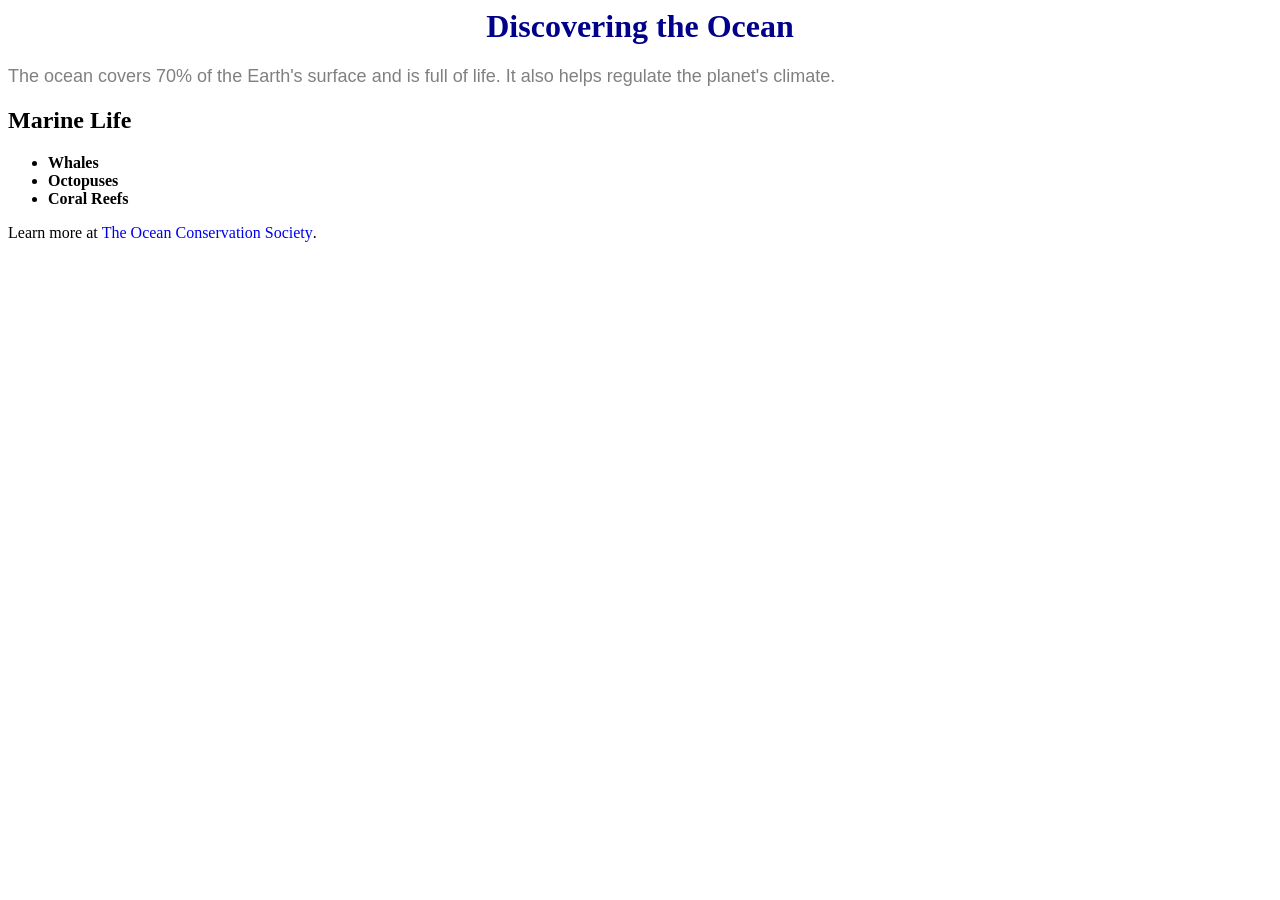
<file: index.html>
<html>
<head>
    <title>Recap Challenge #1</title>
    <style>
        h1 {
            color: darkblue;
            font-size:32px;
            font-weight: bold;
            text-align: center;
        }
        .intro-text {
            color: grey;
            font-family: Arial, Helvetica, sans-serif;
            font-size: 18px;
        }
        li {
            font-weight: 600;
        }
        a {
            text-decoration: none;
            font-family: "Times New Roman", Times, serif;
        }
    </style>
</head>
<body>
    <h1>Discovering the Ocean</h1>
    <p class="intro-text">The ocean covers 70% of the Earth's surface and is full of life. It also helps regulate the planet's climate.</p>
    <h2>Marine Life</h2>
    <ul>
        <li>Whales</li>
        <li>Octopuses</li>
        <li>Coral Reefs</li>
    </ul>
    <p>Learn more at <a href="https://www.oceans.org" target="_blank">The Ocean Conservation Society</a>.</p>
</body>
</html>
</file>
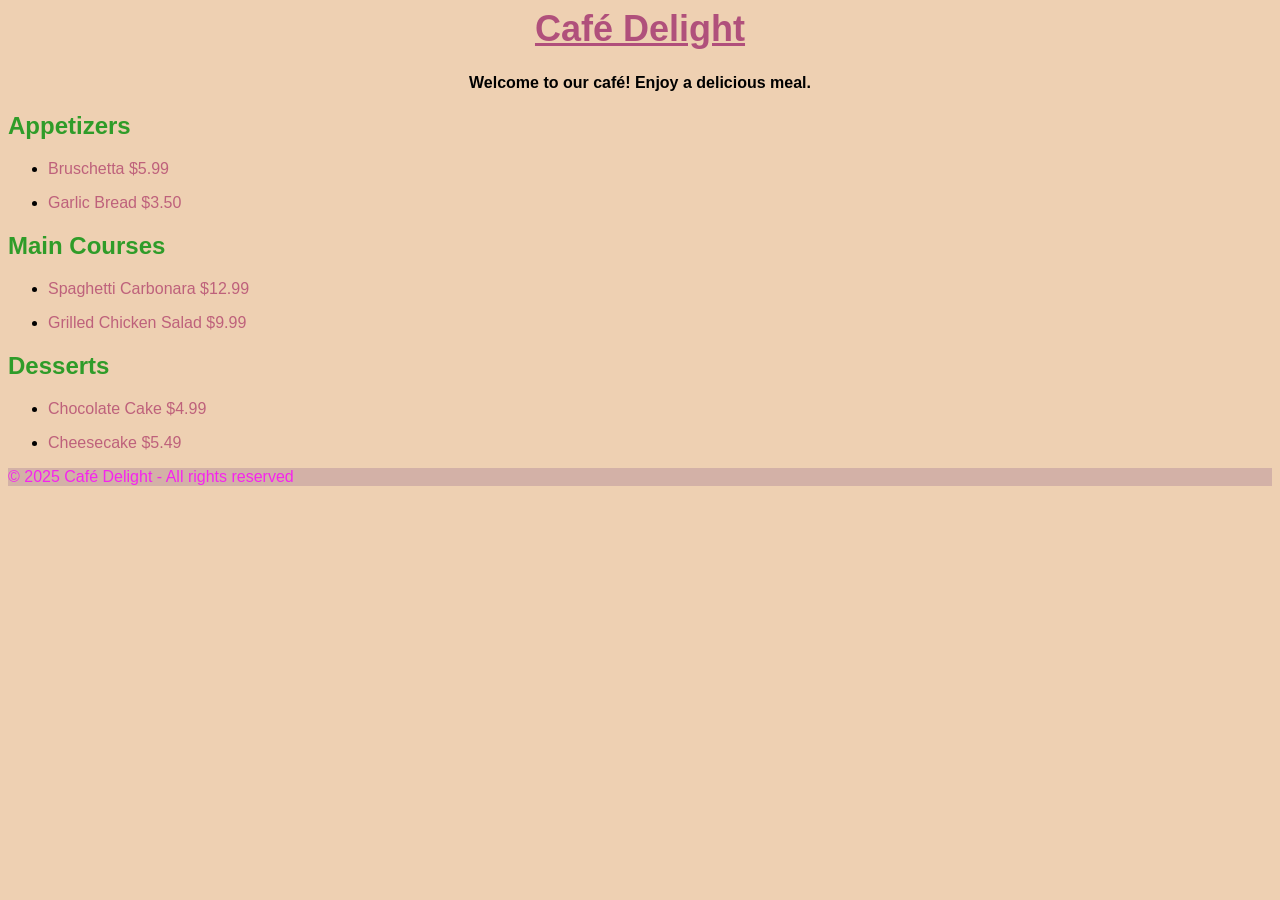
<file: Projects/Cafe_Menu.html>
<html>
<head>
    <title>Café Menu</title>  
    <link rel="stylesheet" href="Cafe_Meun_Styles.css">
</head>
<body>
    <header>
        <h1>Café Delight</h1>
        <p class="welcome">Welcome to our café! Enjoy a delicious meal.</p>
    </header>
    <div class="menu-category">
        <h2>Appetizers</h2>
        <ul>
            <li>
                <p class="dish-name">Bruschetta $5.99</p>
            </li>
            <li>
                <p class="dish-name">Garlic Bread $3.50</p>
            </li>
        </ul>
    </div>
    <div class="menu-category">
        <h2>Main Courses</h2>
        <ul>
            <li>
                <p class="dish-name">Spaghetti Carbonara $12.99</p>
            </li>
            <li>
                <p class="dish-name">Grilled Chicken Salad $9.99</p>
            </li>
        </ul>
    </div>
    <div class="menu-category">
        <h2>Desserts</h2>
        <ul>
            <li>
                <p class="dish-name">Chocolate Cake $4.99</p>
            </li>
            <li>
                <p class="dish-name">Cheesecake $5.49</p>
            </li>
        </ul>
    </div>
    <footer>
        <p>&copy; 2025 Café Delight - All rights reserved</p>
    </footer>
</body>
</html>
</file>
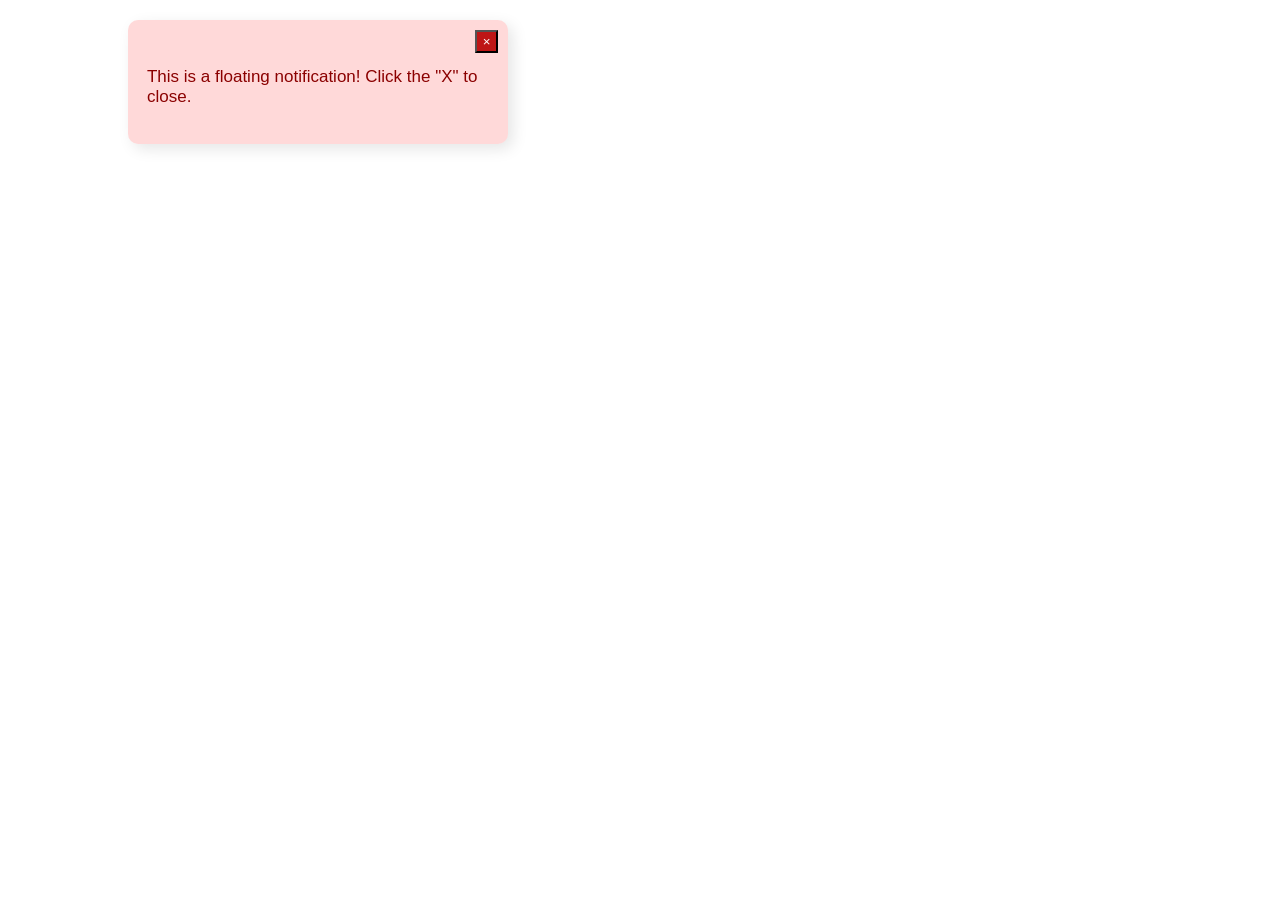
<file: Projects/floating-notification.html>
<!DOCTYPE html>
<html lang="en">
    <head>
        <meta charset="UTF-8">
        <meta name="viewport" content="width=device-width, initial-scale=1">
        <title>Floating Notification</title>
        <link rel="stylesheet" href="floating-notification-styles.css">
    </head>
    <body>
        <div class="notification">
            <button class="close-btn" type="button">&times;</button>
            <p>This is a floating notification! Click the "X" to close.</p>
        </div>
    </body>
</html>
</file>
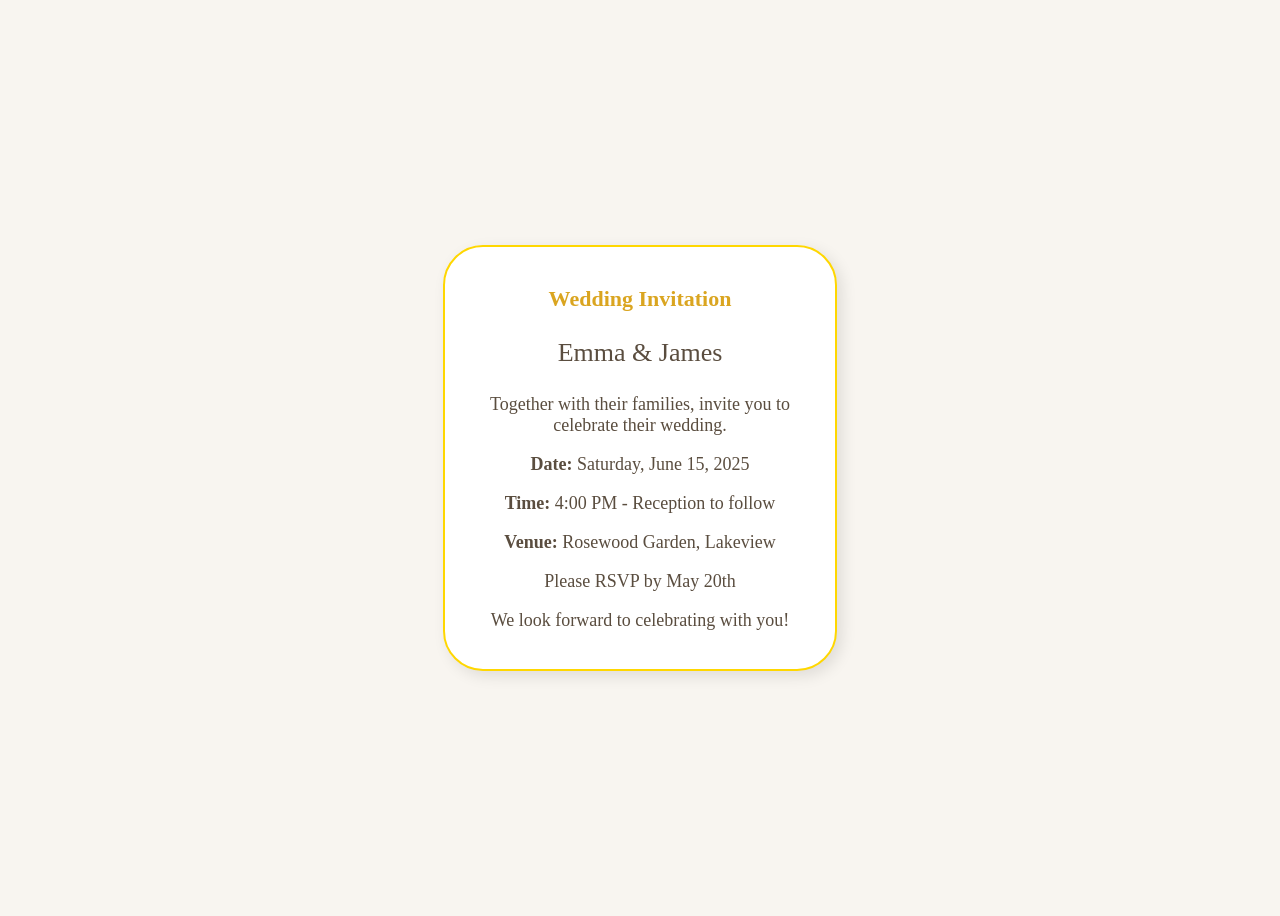
<file: Projects/invitation_card.html>
<!DOCTYPE html>
<html lang="en">
    <head>
        <meta charset="UTF-8">
        <meta name="viewport" content="width=device-width" initial-scale="1">
        <title>Invitation Card</title>
        <link rel="stylesheet" href="invitation_card_styles.css"> 
    </head>
    <body>
        <div class="invitation">
            <h2>Wedding Invitation</h2>
            <p class="names">Emma & James</p>
            <p class="message">Together with their families, invite you to celebrate their wedding.</p>
            <p class="detail"><strong>Date:</strong> Saturday, June 15, 2025</p>
            <p class="detail"><strong>Time:</strong> 4:00 PM - Reception to follow</p>
            <p class="detail"><strong>Venue:</strong> Rosewood Garden, Lakeview</p>
            <p class="note">Please RSVP by May 20th</p>
            <p class="footer">We look forward to celebrating with you!</p>
        </div>
    </body>
</html>
</file>
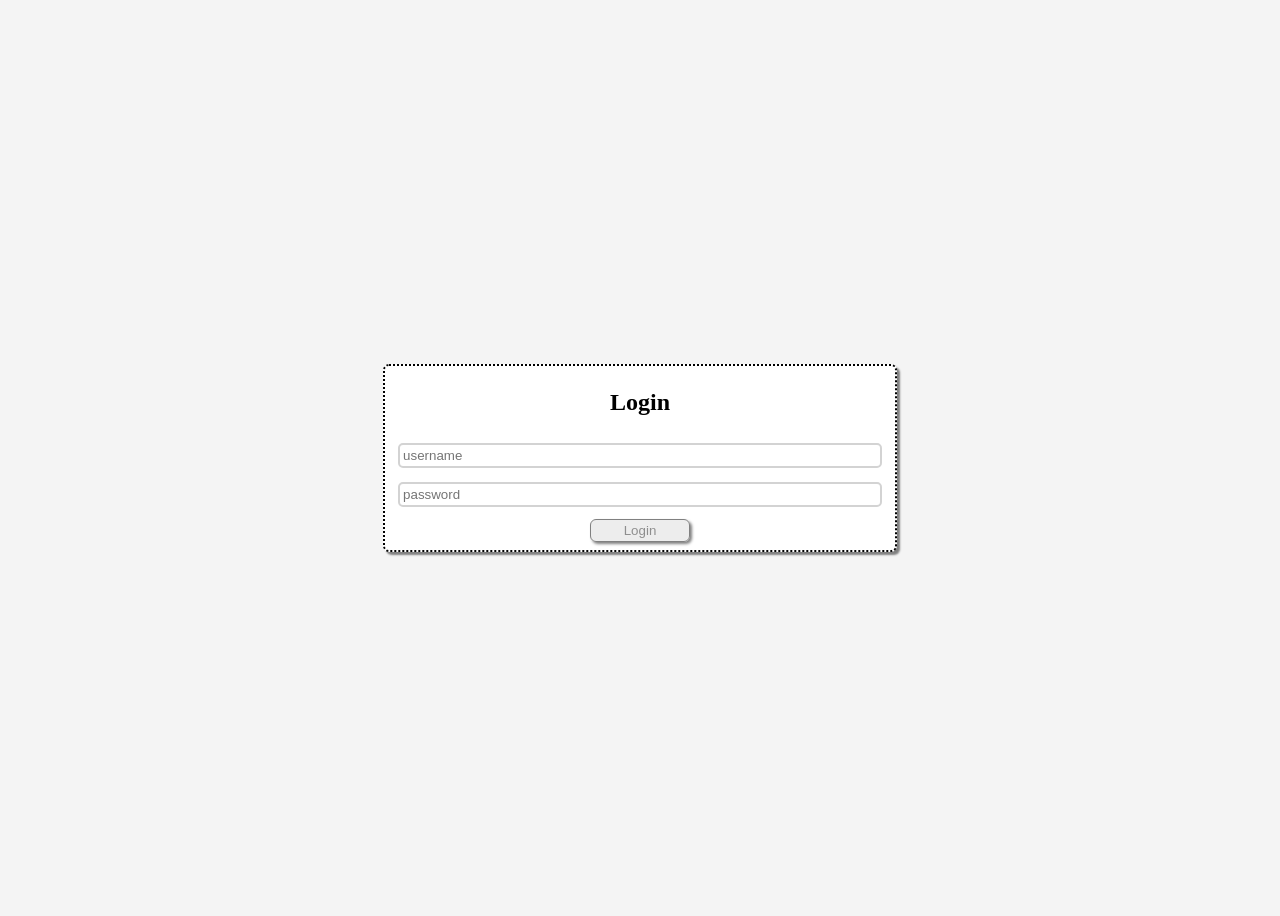
<file: Projects/login_form.html>
<!DOCTYPE html>
<html lang="en">
<head>
    <meta charset="UTF-8">
    <meta name="viewport" content="width=device-width, initial-scale=1.0">
    <title>Login Form</title>
    <link rel="stylesheet" href="login_form.css">
</head>
<body>
    <form class="login-form">
        <h2>Login</h2>
        <input type="text" placeholder="username">
        <input type="password" placeholder="password">
        <button type="submit">Login</button>
    </form>
</body>
</html>
</file>
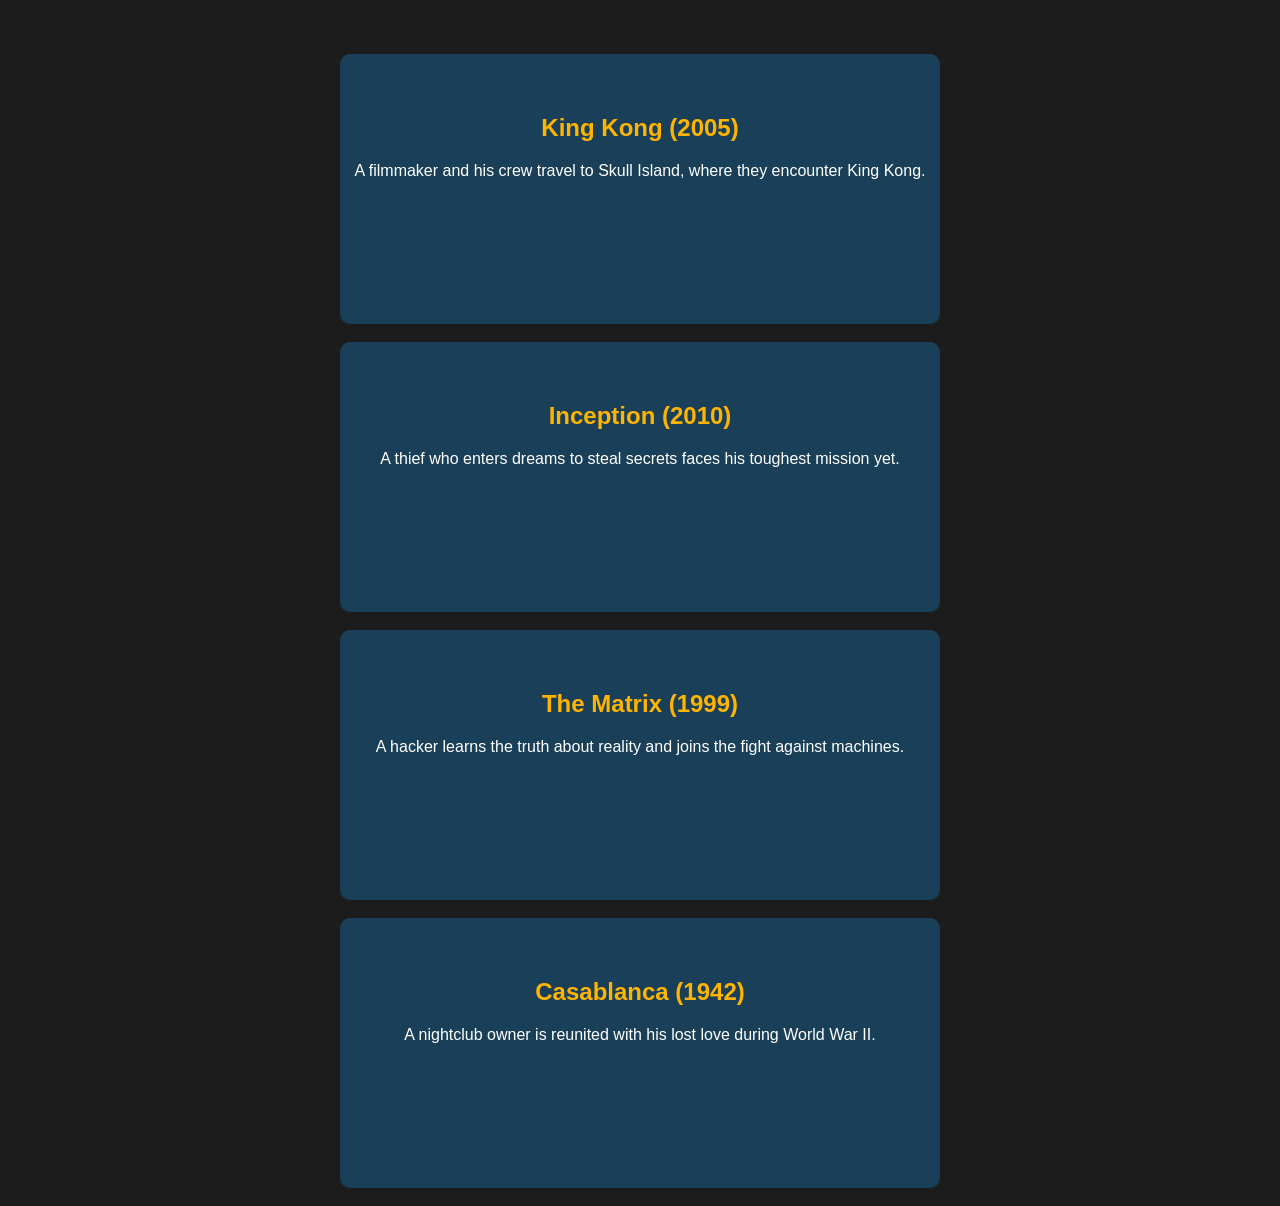
<file: Projects/movies_list.html>
<html lang="en">
    <head>
        <meta charset="UTF-8">
        <meta name="viewport" content="width=device-width initial-scale=1">
        <title>Movies</title>
        <link rel="stylesheet" href="movies_list_styles.css">
    </head>
    <body>
        <div class="movies">
            <div class="movie">
                <h2>King Kong (2005)</h2>
                <p>A filmmaker and his crew travel to Skull Island, where they encounter King Kong.</p>
            </div>
            <div class="movie">
                <h2>Inception (2010)</h2>
                <p>A thief who enters dreams to steal secrets faces his toughest mission yet.</p>
            </div>
            <div class="movie">
                <h2>The Matrix (1999)</h2>
                <p>A hacker learns the truth about reality and joins the fight against machines.</p>
            </div>
            <div class="movie">
                <h2>Casablanca (1942)</h2>
                <p>A nightclub owner is reunited with his lost love during World War II.</p>
            </div>
        </div>
    </body>
</html>
</file>
<file: Projects/Cafe_Meun_Styles.css>
body {
    background-color: rgba(200, 100, 0, 0.3);
    font-family: Tahoma, Geneva, sans-serif;
}

h1 {
    color: rgba(150, 25, 100, 0.7);
    text-align: center;
    font-size: 36px;
    text-decoration: underline;
}

h2 {
    font-size: 24px;
    color: rgba(25, 150, 25, 0.9);
}

footer {
    background-color: rgba(100, 50, 120, 0.2);
    color: rgba(255, 0, 255, 0.8);
}

.welcome {
    text-align: center;
    font-weight: 700;
}

.dish-name {
    color: rgba(170, 50, 100, 0.7);
}
</file>
<file: Projects/floating-notification-styles.css>
body {
    font-family: Arial, sans-serif;
    margin: 0;
    padding: 0;
}

.notification {
    display: flex;
    flex-direction: column;
    position: absolute;
    top: 20px;
    margin-left: 10%;
    margin-right: 10%;
    background-color: rgba(255, 0, 0, 0.15);
    border-radius: 10px;
    box-shadow: 5px 5px 15px rgba(0, 0, 0, 0.1);
}

.notification p {
    color: darkred;
    padding-top: 8%;
    padding-left: 5%;
    padding-right: 5%;
    font-size: 17px;
    font-family:'Segoe UI', Tahoma, Geneva, Verdana, sans-serif;
    font-weight: 500;
    padding-bottom: 20px;
}

.notification .close-btn {
    position: absolute;
    top: 10px;
    right: 10px;
    width: 22.8px;
    height: 22.8px;
    color: white;
    background-color: rgb(190, 22, 22);
}
</file>
<file: Projects/invitation_card_styles.css>
body {
    font-family: "Times New Roman", serif;
    display: flex;
    justify-content: center;
    align-items: center;
    height: 100vh;
    background-color: #f8f5f0;
}

.invitation {
    text-align: center;
    background-color: #fff;
    border: 2px solid gold;
    padding: 20px;
    width: 350px;
    justify-items: center;
    border-radius: 40px;
    box-shadow: 5px 5px 15px rgba(0, 0, 0, 0.1);
}

.invitation h2 {
    color: goldenrod;
    font-size: 22px;
}

.invitation .names {
    font-family: "Dancing Script", cursive;
    font-size: 26px;
}

.invitation p {
    font-size: 18px;
    color: #5a4d3f;
}
</file>
<file: Projects/login_form.css>
body {
    background-color: #f4f4f4;
    display: flex;
    justify-content: center;
    align-items: center;
    height: 100vh;
}

input {
    width: 96%;
    padding: 3px;
    border: 2px solid lightgrey;
    border-radius: 5px;
    margin: 7px;
    box-sizing: border-box;
}

button {
    width: 100px;
    background-color: hsla(0, 0%, 88%, 0.563);
    color: rgba(0, 0, 0, 0.4);
    padding: 3px;
    margin: 5px;
    border: 1px solid grey;
    border-radius: 6px;
    box-shadow: 2px 2px 3px grey;
}

.login-form {
    background-color: white;
    padding: 3px;
    border-radius: 6px;
    box-shadow: 3px 3px 2px grey;
    border: 2px dotted black;
    text-align: center;
}
</file>
<file: Projects/movies_list_styles.css>
body {
    font-family: Arial, sans-serif;
    display: flex;
    justify-content: center;
    align-items: center;
    height: 100vh;
    margin: 0;
    background-color: #1c1c1c;
    color: white;
}

.movies {
    display: flex;
    flex-direction: column;
    justify-content: center;
    align-items: center;
    margin-top: 40vh;
}

.movie {
    background-color: rgba(25, 100, 150, 0.5);
    border-radius: 10px;
    max-width: 600px;
    width: 60vw;
    height: 30vh;
    margin-bottom: 2vh;
    padding-top: 40px;
    box-sizing: border-box;
    overflow: auto;
    text-align: center;
}

.movie h2 {
    color: rgb(255, 180, 0);
    font-weight: 700;
}

.movie p {
    font-family: Arial, Helvetica, sans-serif;
}
</file>
